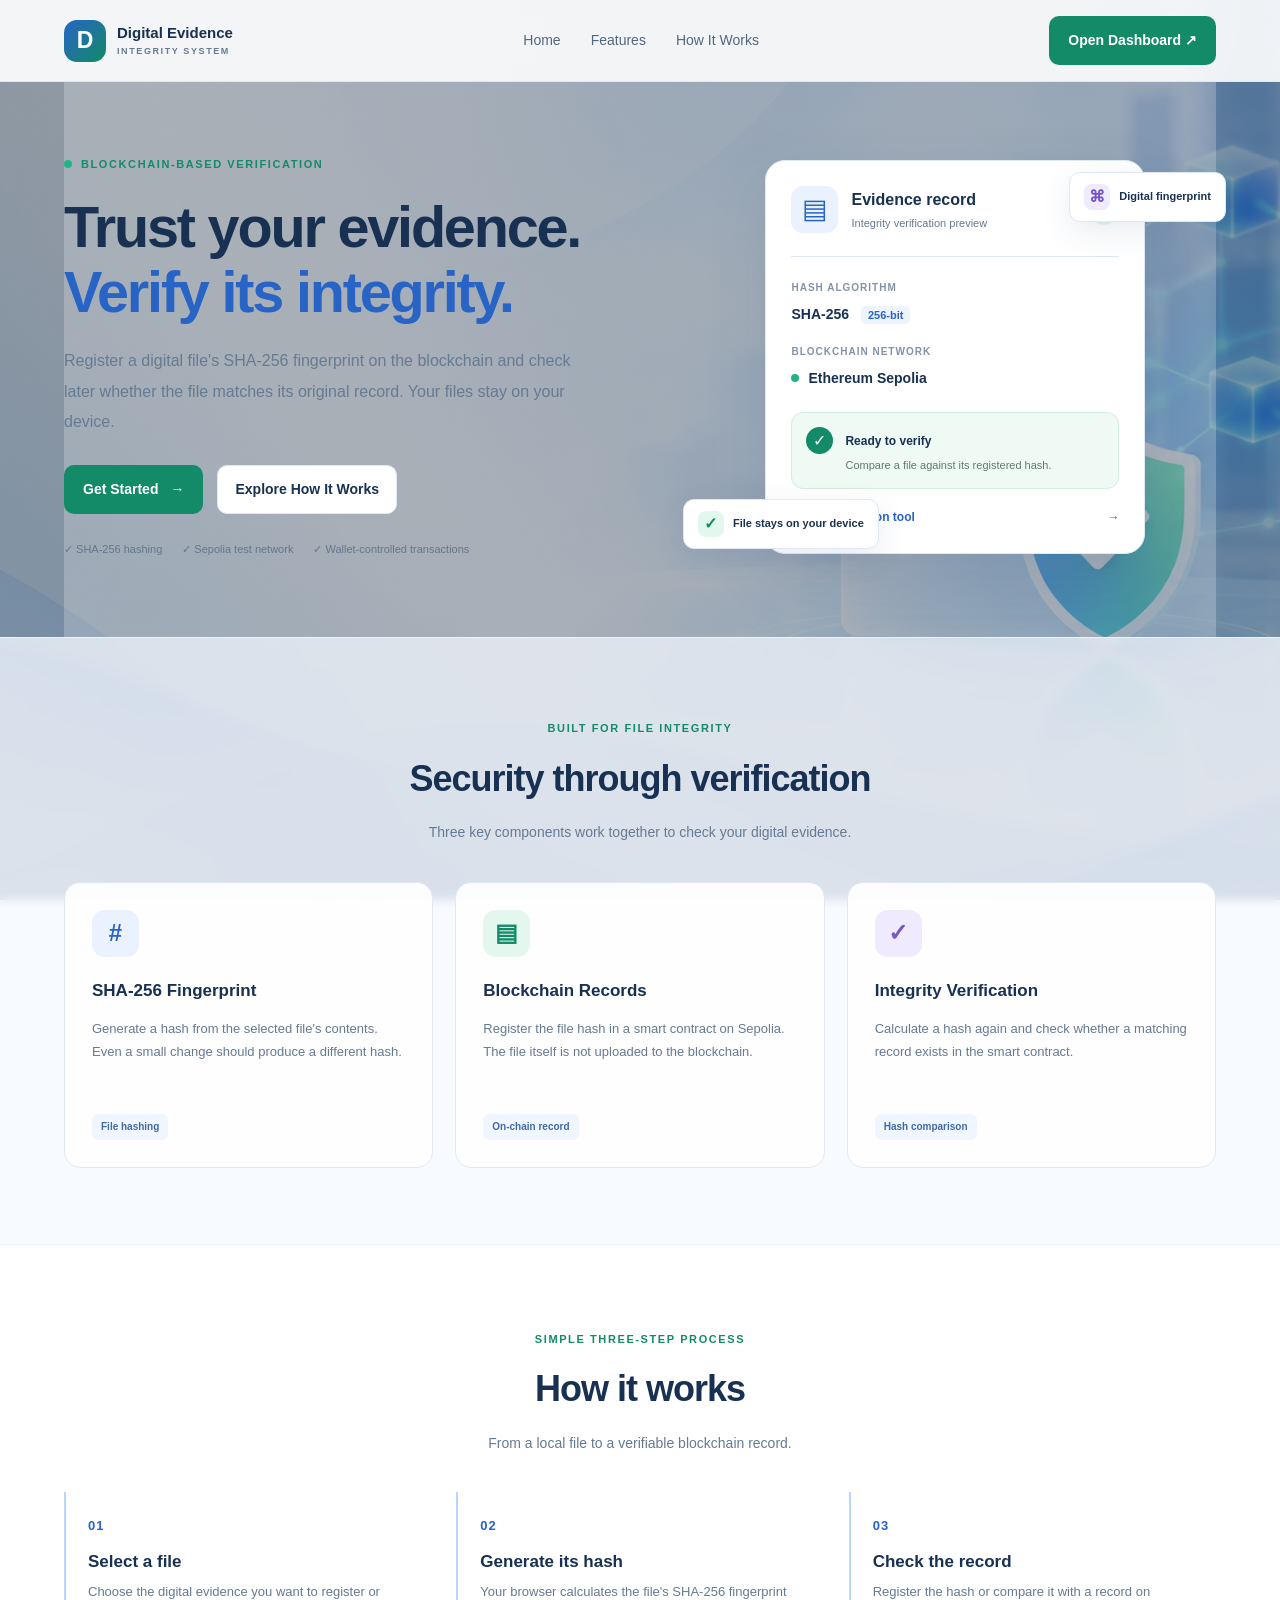
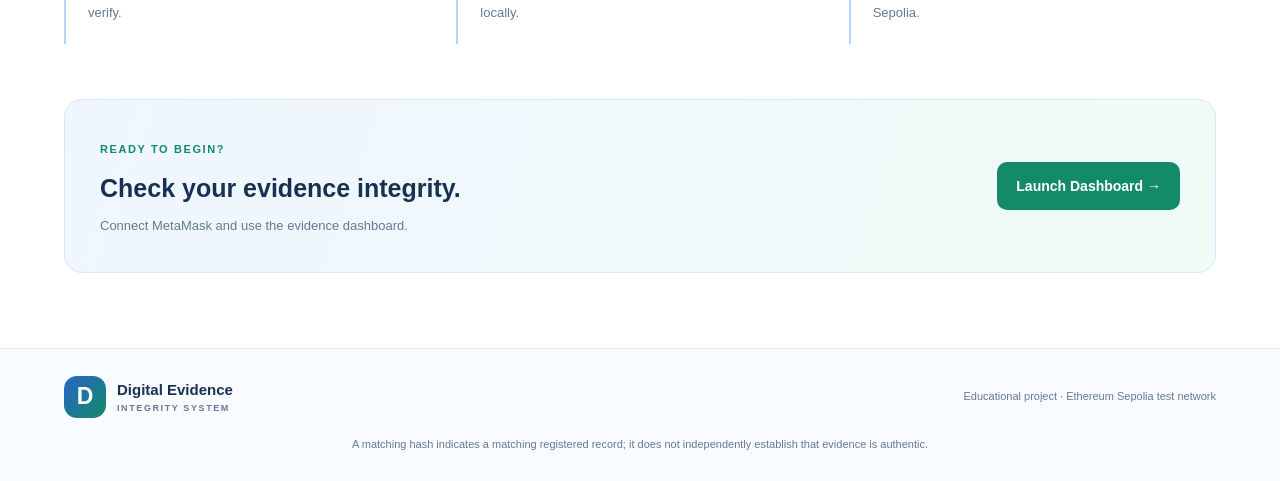
<file: index.html>
<!DOCTYPE html>
<html lang="en">
<head>
  <meta charset="UTF-8">
  <meta name="viewport" content="width=device-width, initial-scale=1.0">
  <meta name="theme-color" content="#f5f9ff">
  <meta name="description" content="Verify digital evidence integrity using SHA-256 hashing and blockchain records.">
  <title>Digital Evidence Integrity | Secure Verification</title>
  <link rel="stylesheet" href="landing.css">
</head>
<body>

  <!-- Navigation -->
  <header class="navbar">
    <a class="brand" href="index.html">
      <span class="brand-icon">D</span>
      <span>Digital Evidence<span class="brand-subtitle">INTEGRITY SYSTEM</span></span>
    </a>

    <nav class="nav-links" aria-label="Main navigation">
      <a href="#home">Home</a>
      <a href="#features">Features</a>
      <a href="#how-it-works">How It Works</a>
    </nav>

    <a class="nav-button" href="dashboard.html">Open Dashboard ↗</a>
  </header>

  <main>
    <!-- Hero section -->
    <section class="hero section-width" id="home">
      <div class="hero-copy">
        <div class="eyebrow">
          <span class="status-dot"></span>
          BLOCKCHAIN-BASED VERIFICATION
        </div>

        <h1>
          Trust your evidence.
          <span>Verify its integrity.</span>
        </h1>

        <p class="hero-description">
          Register a digital file's SHA-256 fingerprint on the blockchain
          and check later whether the file matches its original record.
          Your files stay on your device.
        </p>

        <div class="hero-actions">
          <a class="primary-button" href="dashboard.html">
            Get Started <span aria-hidden="true">→</span>
          </a>
          <a class="secondary-button" href="#how-it-works">
            Explore How It Works
          </a>
        </div>

        <div class="hero-points">
          <span>✓ SHA-256 hashing</span>
          <span>✓ Sepolia test network</span>
          <span>✓ Wallet-controlled transactions</span>
        </div>
      </div>

      <!-- Decorative verification preview -->
      <div class="hero-visual" aria-label="Illustration of a digital file verification record">
        <div class="visual-glow"></div>

        <div class="floating-label label-top">
          <span class="mini-icon purple">⌘</span>
          <span>Digital fingerprint</span>
        </div>

        <div class="verification-card">
          <div class="verification-heading">
            <div class="document-icon">▤</div>
            <div>
              <h2>Evidence record</h2>
              <p>Integrity verification preview</p>
            </div>
            <span class="shield-icon">✓</span>
          </div>

          <div class="preview-divider"></div>

          <span class="field-label">HASH ALGORITHM</span>
          <div class="algorithm-value">SHA-256 <span>256-bit</span></div>

          <span class="field-label">BLOCKCHAIN NETWORK</span>
          <div class="network-value">
            <span class="network-dot"></span>
            Ethereum Sepolia
          </div>

          <div class="preview-result">
            <span class="result-check">✓</span>
            <div>
              <strong>Ready to verify</strong>
              <p>Compare a file against its registered hash.</p>
            </div>
          </div>

          <a class="preview-link" href="dashboard.html">
            Open verification tool <span>→</span>
          </a>
        </div>

        <div class="floating-label label-bottom">
          <span class="mini-icon green">✓</span>
          <span>File stays on your device</span>
        </div>
      </div>
    </section>

    <!-- Feature cards -->
    <section class="features-section" id="features">
      <div class="section-width">
        <div class="section-heading">
          <span class="eyebrow">BUILT FOR FILE INTEGRITY</span>
          <h2>Security through verification</h2>
          <p>Three key components work together to check your digital evidence.</p>
        </div>

        <div class="feature-grid">
          <article class="feature-card">
            <div class="feature-icon blue-icon">#</div>
            <h3>SHA-256 Fingerprint</h3>
            <p>
              Generate a hash from the selected file's contents.
              Even a small change should produce a different hash.
            </p>
            <span class="feature-tag">File hashing</span>
          </article>

          <article class="feature-card">
            <div class="feature-icon green-icon">▤</div>
            <h3>Blockchain Records</h3>
            <p>
              Register the file hash in a smart contract on Sepolia.
              The file itself is not uploaded to the blockchain.
            </p>
            <span class="feature-tag">On-chain record</span>
          </article>

          <article class="feature-card">
            <div class="feature-icon violet-icon">✓</div>
            <h3>Integrity Verification</h3>
            <p>
              Calculate a hash again and check whether a matching
              record exists in the smart contract.
            </p>
            <span class="feature-tag">Hash comparison</span>
          </article>
        </div>
      </div>
    </section>

    <!-- How it works -->
    <section class="how-section section-width" id="how-it-works">
      <div class="section-heading">
        <span class="eyebrow">SIMPLE THREE-STEP PROCESS</span>
        <h2>How it works</h2>
        <p>From a local file to a verifiable blockchain record.</p>
      </div>

      <div class="steps-grid">
        <article class="step-card">
          <span class="step-number">01</span>
          <h3>Select a file</h3>
          <p>Choose the digital evidence you want to register or verify.</p>
        </article>

        <article class="step-card">
          <span class="step-number">02</span>
          <h3>Generate its hash</h3>
          <p>Your browser calculates the file's SHA-256 fingerprint locally.</p>
        </article>

        <article class="step-card">
          <span class="step-number">03</span>
          <h3>Check the record</h3>
          <p>Register the hash or compare it with a record on Sepolia.</p>
        </article>
      </div>

      <div class="cta-panel">
        <div>
          <span class="eyebrow">READY TO BEGIN?</span>
          <h2>Check your evidence integrity.</h2>
          <p>Connect MetaMask and use the evidence dashboard.</p>
        </div>
        <a class="primary-button" href="dashboard.html">
          Launch Dashboard →
        </a>
      </div>
    </section>
  </main>

  <footer class="footer">
    <a class="brand footer-brand" href="#home">
      <span class="brand-icon">D</span>
      <span>Digital Evidence<span class="brand-subtitle">INTEGRITY SYSTEM</span></span>
    </a>
    <p>Educational project · Ethereum Sepolia test network</p>
    <p class="footer-note">
      A matching hash indicates a matching registered record; it does not
      independently establish that evidence is authentic.
    </p>
  </footer>

</body>
</html>
</file>
<file: landing.css>
* {
  box-sizing: border-box;
  scroll-behavior: smooth;
}

:root {
  --navy: #183153;
  --muted: #667a92;
  --green: #138a68;
  --blue: #2864c5;
  --border: #e0e9f3;
  --white: #ffffff;
  --background: #f5f9ff;
}

body {
  margin: 0;
  color: var(--navy);
  background-color: var(--white);
  font-family: Arial, Helvetica, sans-serif;
  line-height: 1.6;

  /* Darker full home page background image */
background-image:
  linear-gradient(
    rgba(10, 30, 55, 0.45),
    rgba(10, 30, 55, 0.45)
  ),
  url("hero-bg.png");
  background-size: cover;
  background-position: center top;
  background-repeat: no-repeat;
  background-attachment: fixed;
}

a {
  color: inherit;
  text-decoration: none;
}

.section-width {
  width: min(1160px, 90%);
  margin: 0 auto;
}

/* Navigation */

.navbar {
  min-height: 82px;
  padding: 15px 5%;
  display: flex;
  align-items: center;
  justify-content: space-between;
  gap: 24px;
  background: rgba(255, 255, 255, 0.90);
  border-bottom: 1px solid var(--border);
  backdrop-filter: blur(12px);
}

.brand {
  display: inline-flex;
  align-items: center;
  gap: 11px;
  font-size: 15px;
  font-weight: 800;
  line-height: 1.3;
}

.brand-icon {
  width: 42px;
  height: 42px;
  display: grid;
  place-items: center;
  border-radius: 13px;
  color: white;
  background: linear-gradient(135deg, #2864c5, #138a68);
  font-size: 23px;
}

.brand-subtitle {
  display: block;
  margin-top: 4px;
  font-size: 9px;
  letter-spacing: 1.6px;
  color: var(--muted);
}

.nav-links {
  display: flex;
  align-items: center;
  gap: 30px;
  color: #536780;
  font-size: 14px;
}

.nav-links a:hover {
  color: var(--green);
}

.nav-button,
.primary-button {
  display: inline-flex;
  align-items: center;
  justify-content: center;
  gap: 12px;
  padding: 13px 19px;
  border-radius: 10px;
  background: var(--green);
  color: white;
  font-weight: 700;
  font-size: 14px;
  transition: background 0.2s, transform 0.2s;
}

.nav-button:hover,
.primary-button:hover {
  background: #0e7256;
  transform: translateY(-2px);
}

/* Hero */

.hero {
  min-height: 555px;
  padding-top: 70px;
  padding-bottom: 75px;
  display: grid;
  grid-template-columns: 1.05fr 0.95fr;
  align-items: center;
  gap: 55px;
  background: rgba(255, 255, 255, 0.22);
}

.eyebrow {
  display: inline-block;
  color: var(--green);
  font-size: 11px;
  font-weight: 800;
  letter-spacing: 1.6px;
}

.hero .eyebrow {
  display: flex;
  align-items: center;
  gap: 9px;
}

.status-dot,
.network-dot {
  width: 8px;
  height: 8px;
  display: inline-block;
  border-radius: 50%;
  background: #21b486;
}

.hero h1 {
  margin: 22px 0;
  font-size: clamp(38px, 4.5vw, 59px);
  line-height: 1.12;
  letter-spacing: -2.2px;
}

.hero h1 span {
  display: block;
  color: var(--blue);
}

.hero-description {
  max-width: 540px;
  color: var(--muted);
  font-size: 16px;
  line-height: 1.9;
}

.hero-actions {
  display: flex;
  align-items: center;
  flex-wrap: wrap;
  gap: 14px;
  margin-top: 28px;
}

.secondary-button {
  padding: 12px 17px;
  border: 1px solid var(--border);
  border-radius: 10px;
  font-size: 14px;
  font-weight: 700;
  background: white;
}

.secondary-button:hover {
  background: var(--background);
}

.hero-points {
  display: flex;
  flex-wrap: wrap;
  gap: 12px 20px;
  margin-top: 27px;
  color: #64768d;
  font-size: 11px;
}

/* Verification preview illustration */

.hero-visual {
  position: relative;
  min-height: 410px;
  display: grid;
  place-items: center;
  isolation: isolate;
}

.visual-glow {
  position: absolute;
  z-index: -1;
  width: 340px;
  height: 340px;
  border-radius: 50%;
  background: radial-gradient(
    circle,
    #dcecff 0%,
    #edf6ff 55%,
    transparent 75%
  );
}

.verification-card {
  width: min(100%, 380px);
  padding: 25px;
  border: 1px solid #e0e9f3;
  border-radius: 20px;
  background: white;
  box-shadow: 0 22px 60px rgba(39, 77, 127, 0.13);
}

.verification-heading {
  display: flex;
  align-items: center;
  gap: 13px;
}

.document-icon {
  width: 47px;
  height: 47px;
  display: grid;
  place-items: center;
  background: #eaf2ff;
  border-radius: 12px;
  color: var(--blue);
  font-size: 27px;
}

.verification-heading h2 {
  margin: 0;
  font-size: 16px;
}

.verification-heading p {
  margin: 3px 0 0;
  color: var(--muted);
  font-size: 11px;
}

.shield-icon {
  width: 30px;
  height: 30px;
  display: grid;
  place-items: center;
  margin-left: auto;
  border-radius: 50%;
  color: var(--green);
  background: #e4f7ef;
  font-weight: 800;
}

.preview-divider {
  height: 1px;
  background: var(--border);
  margin: 23px 0;
}

.field-label {
  display: block;
  margin-top: 18px;
  color: #8392a7;
  font-size: 10px;
  letter-spacing: 1px;
  font-weight: 800;
}

.algorithm-value,
.network-value {
  margin-top: 7px;
  font-size: 14px;
  font-weight: 700;
}

.algorithm-value span {
  margin-left: 8px;
  color: var(--blue);
  font-size: 11px;
  background: #edf4ff;
  border-radius: 5px;
  padding: 3px 7px;
}

.network-value {
  display: flex;
  align-items: center;
  gap: 9px;
}

.preview-result {
  display: flex;
  gap: 12px;
  align-items: flex-start;
  margin-top: 23px;
  padding: 14px;
  background: #effaf5;
  border: 1px solid #d2eee1;
  border-radius: 12px;
}

.result-check {
  width: 27px;
  height: 27px;
  flex-shrink: 0;
  display: grid;
  place-items: center;
  color: white;
  background: var(--green);
  border-radius: 50%;
}

.preview-result strong {
  font-size: 12px;
}

.preview-result p {
  margin: 4px 0 0;
  color: #60796f;
  font-size: 11px;
}

.preview-link {
  display: flex;
  justify-content: space-between;
  margin-top: 19px;
  color: var(--blue);
  font-size: 12px;
  font-weight: 700;
}

.floating-label {
  position: absolute;
  display: flex;
  align-items: center;
  gap: 9px;
  padding: 11px 14px;
  background: white;
  border: 1px solid var(--border);
  border-radius: 11px;
  box-shadow: 0 10px 30px rgba(39, 77, 127, 0.10);
  font-size: 11px;
  font-weight: 700;
}

.label-top {
  top: 20px;
  right: -10px;
}

.label-bottom {
  bottom: 13px;
  left: -12px;
}

.mini-icon {
  width: 26px;
  height: 26px;
  display: grid;
  place-items: center;
  border-radius: 8px;
  font-size: 16px;
}

.purple {
  color: #7452c7;
  background: #f0eaff;
}

.green {
  color: var(--green);
  background: #e2f7ed;
}

/* Features */

.features-section {
  padding: 76px 0;
  background: rgba(245, 249, 255, 0.78);
  border-top: 1px solid #edf2f8;
  border-bottom: 1px solid #edf2f8;
  backdrop-filter: blur(5px);
}

.section-heading {
  max-width: 650px;
  margin: 0 auto 38px;
  text-align: center;
}

.section-heading h2 {
  margin: 10px 0;
  font-size: clamp(27px, 3vw, 36px);
  letter-spacing: -1px;
}

.section-heading p {
  color: var(--muted);
  font-size: 14px;
}

.feature-grid {
  display: grid;
  grid-template-columns: repeat(3, minmax(0, 1fr));
  gap: 22px;
}

.feature-card {
  padding: 27px;
  background: rgba(255, 255, 255, 0.94);
  border: 1px solid var(--border);
  border-radius: 16px;
  transition: transform 0.2s, box-shadow 0.2s;
}

.feature-card:hover {
  transform: translateY(-4px);
  box-shadow: 0 15px 35px rgba(39, 77, 127, 0.09);
}

.feature-icon {
  width: 47px;
  height: 47px;
  display: grid;
  place-items: center;
  border-radius: 13px;
  font-size: 24px;
  font-weight: 800;
}

.blue-icon {
  color: var(--blue);
  background: #eaf2ff;
}

.green-icon {
  color: var(--green);
  background: #e4f7ef;
}

.violet-icon {
  color: #7857c7;
  background: #f0eaff;
}

.feature-card h3 {
  margin: 20px 0 9px;
  font-size: 17px;
}

.feature-card p {
  min-height: 76px;
  color: var(--muted);
  font-size: 13px;
  line-height: 1.8;
}

.feature-tag {
  display: inline-block;
  margin-top: 8px;
  padding: 5px 9px;
  border-radius: 6px;
  background: #f0f6ff;
  color: #4269a4;
  font-size: 10px;
  font-weight: 700;
}

/* How it works */

.how-section {
  padding-top: 80px;
  padding-bottom: 75px;
  background: rgba(255, 255, 255, 0.30);
}

.steps-grid {
  display: grid;
  grid-template-columns: repeat(3, minmax(0, 1fr));
  gap: 25px;
  margin-bottom: 55px;
}

.step-card {
  padding: 20px 22px;
  border-left: 2px solid #b8d5ff;
}

.step-number {
  color: var(--blue);
  font-size: 13px;
  font-weight: 800;
  letter-spacing: 1px;
}

.step-card h3 {
  margin: 10px 0 7px;
  font-size: 17px;
}

.step-card p {
  margin: 0;
  color: var(--muted);
  font-size: 13px;
}

.cta-panel {
  display: flex;
  align-items: center;
  justify-content: space-between;
  gap: 25px;
  padding: 35px;
  border: 1px solid #d9e7f7;
  border-radius: 18px;
  background: linear-gradient(110deg, #eff6ff, #f0fbf6);
}

.cta-panel h2 {
  margin: 8px 0;
  font-size: 25px;
}

.cta-panel p {
  margin: 0;
  color: var(--muted);
  font-size: 13px;
}

/* Footer */

.footer {
  padding: 27px 5%;
  display: flex;
  align-items: center;
  justify-content: space-between;
  flex-wrap: wrap;
  gap: 18px;
  background: rgba(248, 251, 255, 0.90);
  border-top: 1px solid var(--border);
  backdrop-filter: blur(8px);
}

.footer > p {
  color: var(--muted);
  font-size: 11px;
}

.footer-note {
  width: 100%;
  margin: 0;
  text-align: center;
}

/* Responsive layout */

@media (max-width: 850px) {
  .navbar {
    flex-wrap: wrap;
  }

  .nav-links {
    order: 3;
    width: 100%;
    justify-content: center;
    gap: 24px;
  }

  .hero {
    grid-template-columns: 1fr;
    gap: 20px;
    padding-top: 55px;
  }

  .hero-copy {
    text-align: center;
  }

  .hero .eyebrow {
    justify-content: center;
  }

  .hero-description {
    margin-left: auto;
    margin-right: auto;
  }

  .hero-actions,
  .hero-points {
    justify-content: center;
  }

  .hero-visual {
    width: min(100%, 480px);
    margin: 0 auto;
  }
}

@media (max-width: 600px) {
  .navbar {
    padding: 15px 4%;
    gap: 12px;
  }

  .brand {
    font-size: 12px;
  }

  .brand-icon {
    width: 36px;
    height: 36px;
  }

  .brand-subtitle {
    font-size: 8px;
  }

  .nav-button {
    padding: 10px;
    font-size: 11px;
  }

  .nav-links {
    gap: 17px;
    font-size: 12px;
  }

  .hero {
    padding-top: 43px;
    padding-bottom: 48px;
  }

  .hero h1 {
    font-size: 39px;
    letter-spacing: -1.4px;
  }

  .hero-description {
    font-size: 14px;
  }

  .hero-points {
    flex-direction: column;
    align-items: center;
  }

  .hero-visual {
    min-height: 390px;
  }

  .verification-card {
    padding: 20px;
  }

  .label-top {
    right: 0;
  }

  .label-bottom {
    left: 0;
  }

  .features-section,
  .how-section {
    padding-top: 55px;
    padding-bottom: 55px;
  }

  .feature-grid,
  .steps-grid {
    grid-template-columns: 1fr;
  }

  .feature-card p {
    min-height: auto;
  }

  .cta-panel {
    align-items: flex-start;
    flex-direction: column;
    padding: 25px;
  }

  .footer {
    justify-content: center;
    text-align: center;
  }
}

@media (prefers-reduced-motion: reduce) {
  *,
  *::before,
  *::after {
    scroll-behavior: auto !important;
    transition: none !important;
  }
}
</file>
